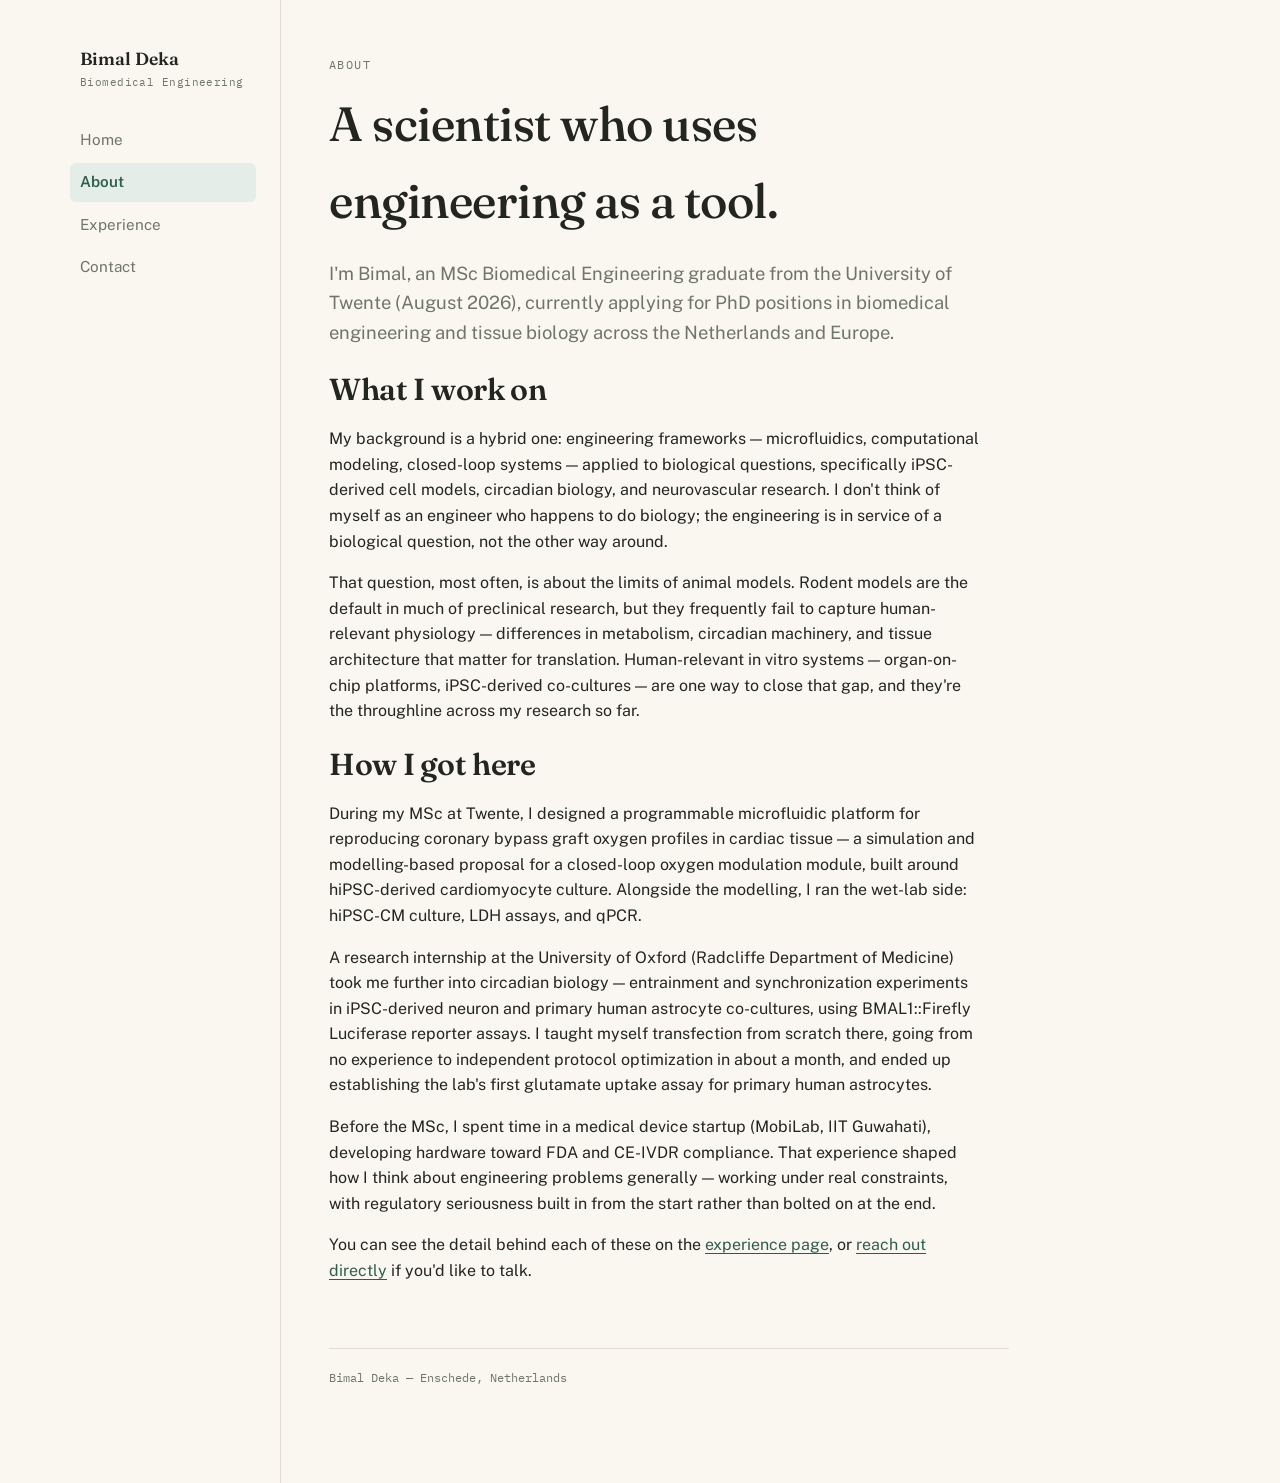
<file: about.html>
<!doctype html>
<html lang="en">
<head>
<meta charset="UTF-8">
<meta name="viewport" content="width=device-width, initial-scale=1, viewport-fit=cover">
<meta name="claude:viewport-fit-sides" content="cover">
<title>About — Bimal Deka</title>
<link rel="stylesheet" href="https://fonts.googleapis.com/css2?family=Fraunces:opsz,wght@9..144,500;9..144,600&family=Public+Sans:wght@400;500;600&family=IBM+Plex+Mono:wght@400;500&display=swap">
<link rel="stylesheet" href="style.css">
</head>
<body>

<div class="shell">
  <nav class="sidebar">
    <a class="brand" href="index.html">Bimal Deka<span>Biomedical Engineering</span></a>
    <div class="navlinks">
      <a href="index.html">Home</a>
      <a href="about.html" aria-current="page">About</a>
      <a href="experience.html">Experience</a>
      <a href="contact.html">Contact</a>
    </div>
  </nav>

  <main>
    <div class="content">
      <p class="eyebrow">About</p>
      <h1>A scientist who uses engineering as a tool.</h1>

      <p class="lede">I'm Bimal, an MSc Biomedical Engineering graduate from the University of Twente (August 2026), currently applying for PhD positions in biomedical engineering and tissue biology across the Netherlands and Europe.</p>

      <h2>What I work on</h2>
      <p>My background is a hybrid one: engineering frameworks — microfluidics, computational modeling, closed-loop systems — applied to biological questions, specifically iPSC-derived cell models, circadian biology, and neurovascular research. I don't think of myself as an engineer who happens to do biology; the engineering is in service of a biological question, not the other way around.</p>

      <p>That question, most often, is about the limits of animal models. Rodent models are the default in much of preclinical research, but they frequently fail to capture human-relevant physiology — differences in metabolism, circadian machinery, and tissue architecture that matter for translation. Human-relevant in vitro systems — organ-on-chip platforms, iPSC-derived co-cultures — are one way to close that gap, and they're the throughline across my research so far.</p>

      <h2>How I got here</h2>
      <p>During my MSc at Twente, I designed a programmable microfluidic platform for reproducing coronary bypass graft oxygen profiles in cardiac tissue — a simulation and modelling-based proposal for a closed-loop oxygen modulation module, built around hiPSC-derived cardiomyocyte culture. Alongside the modelling, I ran the wet-lab side: hiPSC-CM culture, LDH assays, and qPCR.</p>

      <p>A research internship at the University of Oxford (Radcliffe Department of Medicine) took me further into circadian biology — entrainment and synchronization experiments in iPSC-derived neuron and primary human astrocyte co-cultures, using BMAL1::Firefly Luciferase reporter assays. I taught myself transfection from scratch there, going from no experience to independent protocol optimization in about a month, and ended up establishing the lab's first glutamate uptake assay for primary human astrocytes.</p>

      <p>Before the MSc, I spent time in a medical device startup (MobiLab, IIT Guwahati), developing hardware toward FDA and CE-IVDR compliance. That experience shaped how I think about engineering problems generally — working under real constraints, with regulatory seriousness built in from the start rather than bolted on at the end.</p>

      <p>You can see the detail behind each of these on the <a href="experience.html">experience page</a>, or <a href="contact.html">reach out directly</a> if you'd like to talk.</p>

      <footer class="page-footer">Bimal Deka — Enschede, Netherlands</footer>
    </div>
  </main>
</div>

</body>
</html>
</file>
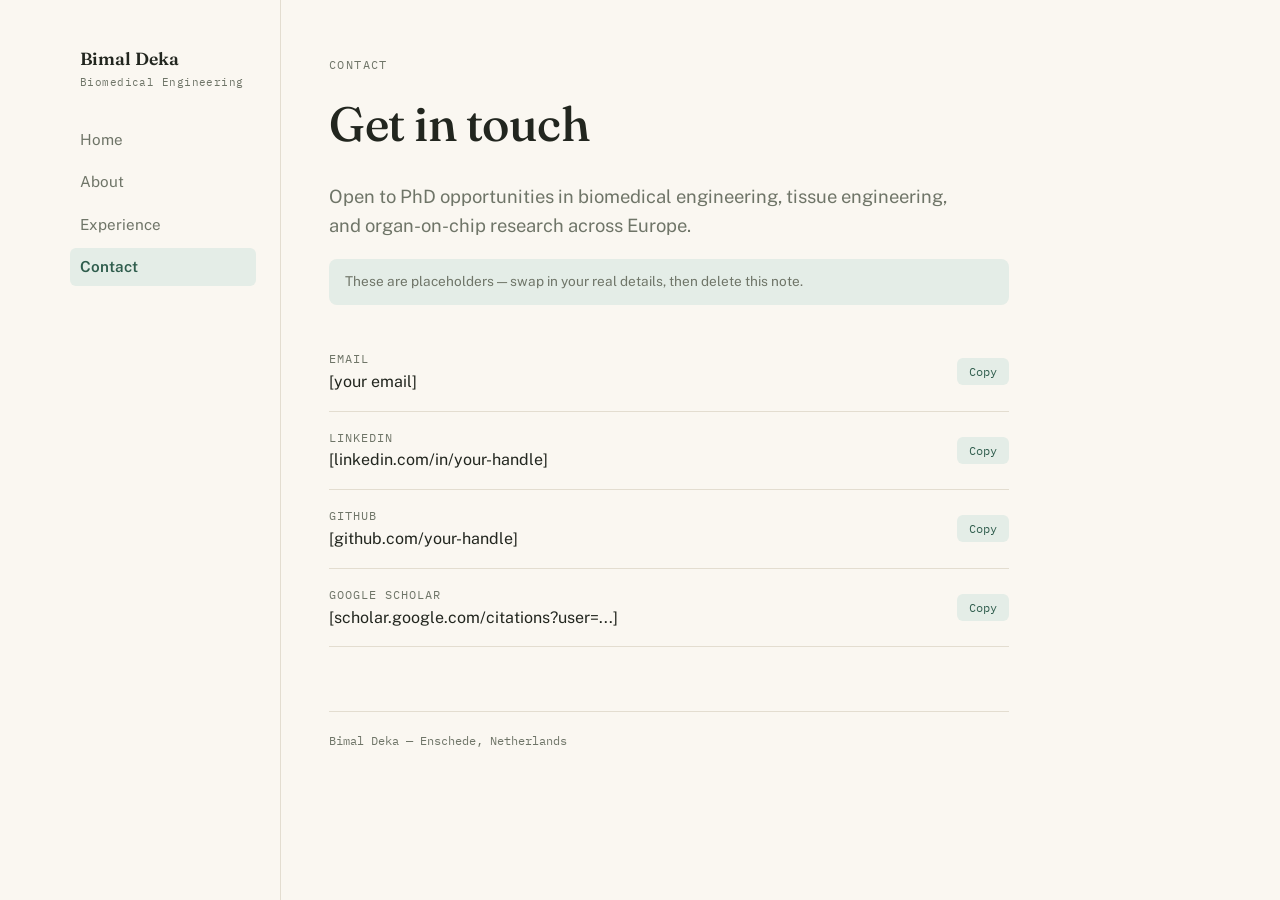
<file: contact.html>
<!doctype html>
<html lang="en">
<head>
<meta charset="UTF-8">
<meta name="viewport" content="width=device-width, initial-scale=1, viewport-fit=cover">
<meta name="claude:viewport-fit-sides" content="cover">
<title>Contact — Bimal Deka</title>
<link rel="stylesheet" href="https://fonts.googleapis.com/css2?family=Fraunces:opsz,wght@9..144,500;9..144,600&family=Public+Sans:wght@400;500;600&family=IBM+Plex+Mono:wght@400;500&display=swap">
<link rel="stylesheet" href="style.css">
</head>
<body>

<div class="shell">
  <nav class="sidebar">
    <a class="brand" href="index.html">Bimal Deka<span>Biomedical Engineering</span></a>
    <div class="navlinks">
      <a href="index.html">Home</a>
      <a href="about.html">About</a>
      <a href="experience.html">Experience</a>
      <a href="contact.html" aria-current="page">Contact</a>
    </div>
  </nav>

  <main>
    <div class="content">
      <p class="eyebrow">Contact</p>
      <h1>Get in touch</h1>
      <p class="lede">Open to PhD opportunities in biomedical engineering, tissue engineering, and organ-on-chip research across Europe.</p>

      <div class="placeholder-note">These are placeholders — swap in your real details, then delete this note.</div>

      <div class="contact-row">
        <div>
          <div class="label">Email</div>
          <div class="value" id="val-email">[your email]</div>
        </div>
        <button class="copy-btn" data-copy="val-email">Copy</button>
      </div>
      <div class="contact-row">
        <div>
          <div class="label">LinkedIn</div>
          <div class="value" id="val-linkedin">[linkedin.com/in/your-handle]</div>
        </div>
        <button class="copy-btn" data-copy="val-linkedin">Copy</button>
      </div>
      <div class="contact-row">
        <div>
          <div class="label">GitHub</div>
          <div class="value" id="val-github">[github.com/your-handle]</div>
        </div>
        <button class="copy-btn" data-copy="val-github">Copy</button>
      </div>
      <div class="contact-row">
        <div>
          <div class="label">Google Scholar</div>
          <div class="value" id="val-scholar">[scholar.google.com/citations?user=...]</div>
        </div>
        <button class="copy-btn" data-copy="val-scholar">Copy</button>
      </div>

      <footer class="page-footer">Bimal Deka — Enschede, Netherlands</footer>
    </div>
  </main>
</div>

<script>
document.querySelectorAll('.copy-btn').forEach(function (btn) {
  btn.addEventListener('click', function () {
    var targetId = btn.getAttribute('data-copy');
    var text = document.getElementById(targetId).textContent;
    var done = function () {
      var original = btn.textContent;
      btn.textContent = 'Copied';
      setTimeout(function () { btn.textContent = original; }, 1200);
    };
    if (navigator.clipboard && navigator.clipboard.writeText) {
      navigator.clipboard.writeText(text).then(done).catch(function () {
        var range = document.createRange();
        range.selectNode(document.getElementById(targetId));
        window.getSelection().removeAllRanges();
        window.getSelection().addRange(range);
      });
    }
  });
});
</script>

</body>
</html>
</file>
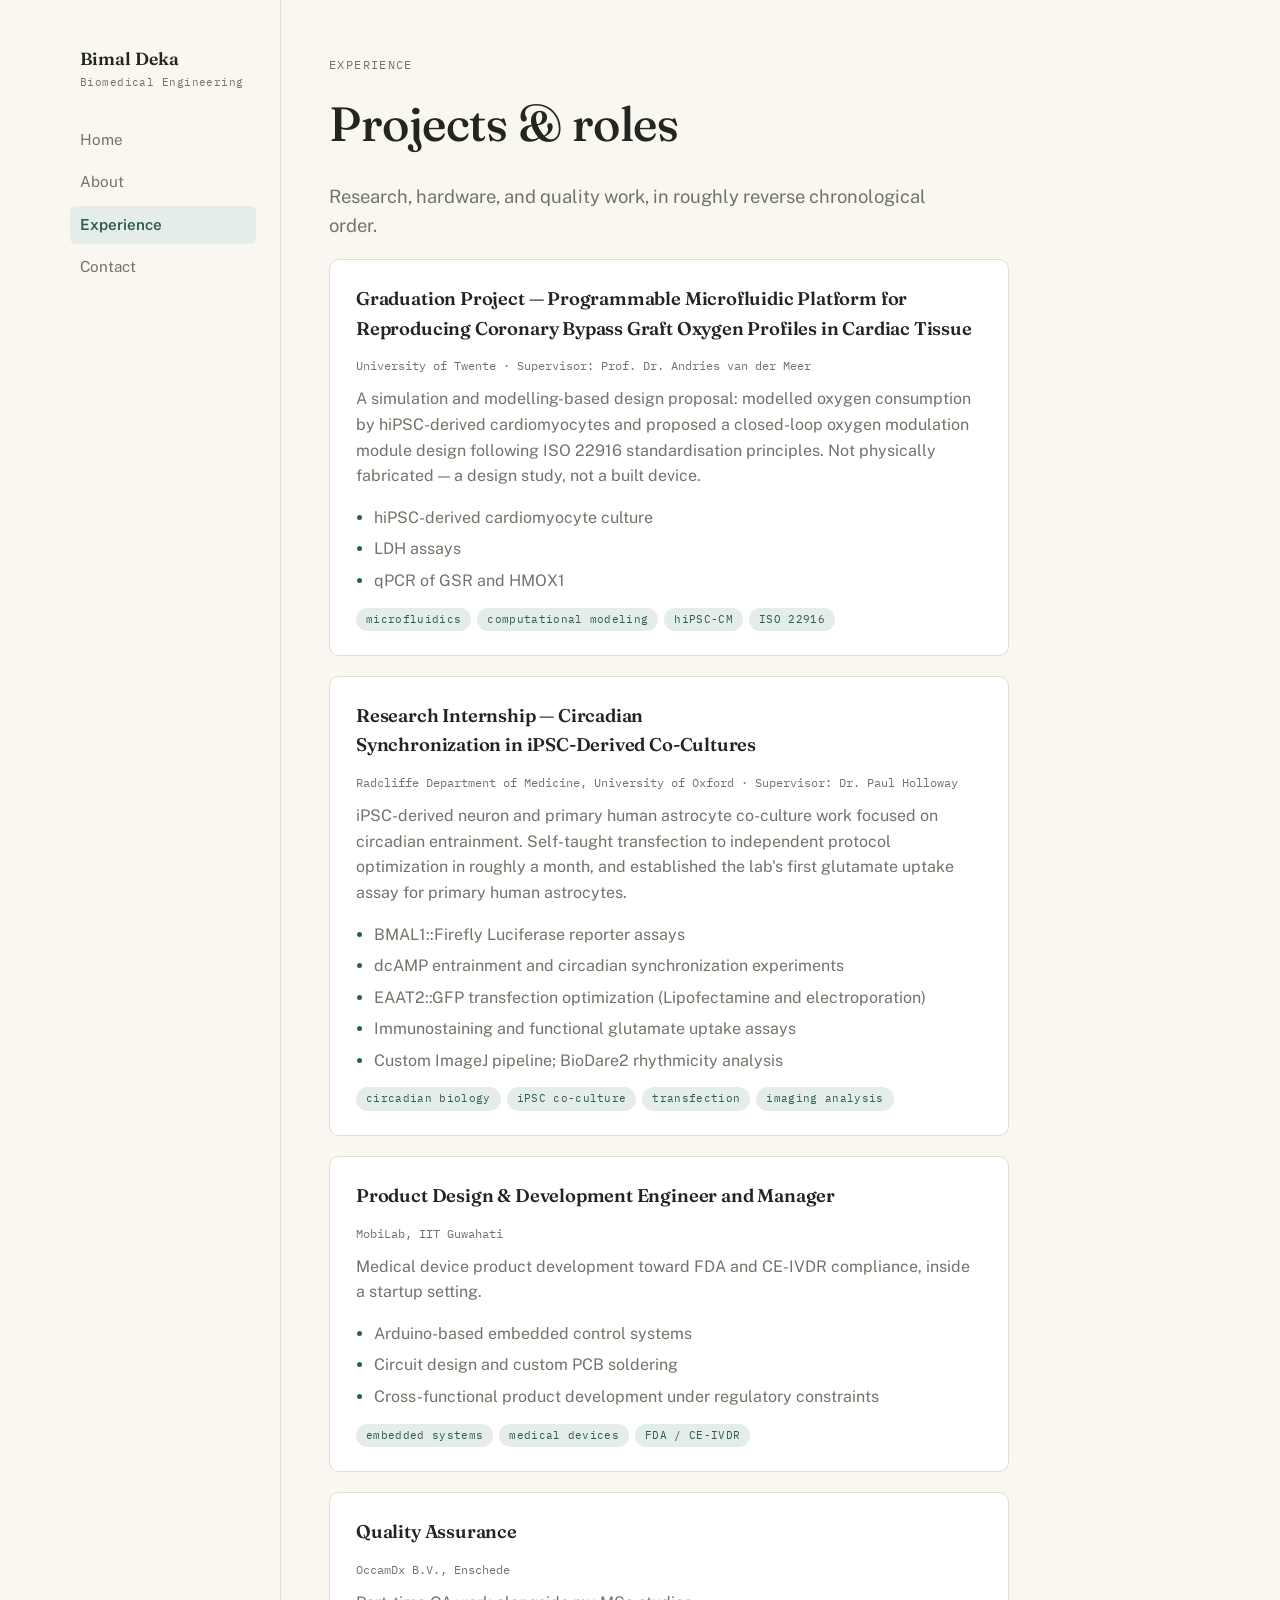
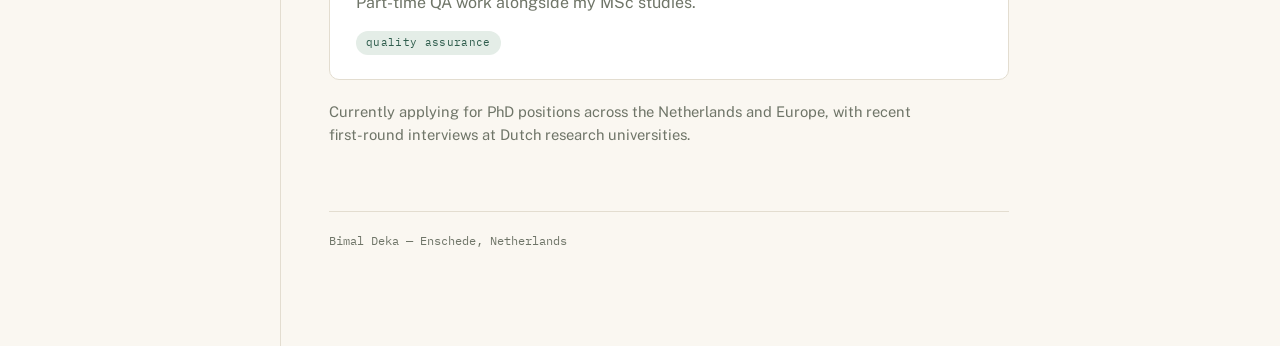
<file: experience.html>
<!doctype html>
<html lang="en">
<head>
<meta charset="UTF-8">
<meta name="viewport" content="width=device-width, initial-scale=1, viewport-fit=cover">
<meta name="claude:viewport-fit-sides" content="cover">
<title>Experience — Bimal Deka</title>
<link rel="stylesheet" href="https://fonts.googleapis.com/css2?family=Fraunces:opsz,wght@9..144,500;9..144,600&family=Public+Sans:wght@400;500;600&family=IBM+Plex+Mono:wght@400;500&display=swap">
<link rel="stylesheet" href="style.css">
</head>
<body>

<div class="shell">
  <nav class="sidebar">
    <a class="brand" href="index.html">Bimal Deka<span>Biomedical Engineering</span></a>
    <div class="navlinks">
      <a href="index.html">Home</a>
      <a href="about.html">About</a>
      <a href="experience.html" aria-current="page">Experience</a>
      <a href="contact.html">Contact</a>
    </div>
  </nav>

  <main>
    <div class="content">
      <p class="eyebrow">Experience</p>
      <h1>Projects &amp; roles</h1>
      <p class="lede">Research, hardware, and quality work, in roughly reverse chronological order.</p>

      <div class="card">
        <div class="meta">
          <h3>Graduation Project — Programmable Microfluidic Platform for Reproducing Coronary Bypass Graft Oxygen Profiles in Cardiac Tissue</h3>
        </div>
        <div class="meta"><span class="org">University of Twente · Supervisor: Prof. Dr. Andries van der Meer</span></div>
        <p style="margin-top: 10px; color: var(--muted);">A simulation and modelling-based design proposal: modelled oxygen consumption by hiPSC-derived cardiomyocytes and proposed a closed-loop oxygen modulation module design following ISO 22916 standardisation principles. Not physically fabricated — a design study, not a built device.</p>
        <ul>
          <li>hiPSC-derived cardiomyocyte culture</li>
          <li>LDH assays</li>
          <li>qPCR of GSR and HMOX1</li>
        </ul>
        <div class="tag-row">
          <span class="tag">microfluidics</span>
          <span class="tag">computational modeling</span>
          <span class="tag">hiPSC-CM</span>
          <span class="tag">ISO 22916</span>
        </div>
      </div>

      <div class="card">
        <div class="meta">
          <h3>Research Internship — Circadian Synchronization in iPSC-Derived Co-Cultures</h3>
        </div>
        <div class="meta"><span class="org">Radcliffe Department of Medicine, University of Oxford · Supervisor: Dr. Paul Holloway</span></div>
        <p style="margin-top: 10px; color: var(--muted);">iPSC-derived neuron and primary human astrocyte co-culture work focused on circadian entrainment. Self-taught transfection to independent protocol optimization in roughly a month, and established the lab's first glutamate uptake assay for primary human astrocytes.</p>
        <ul>
          <li>BMAL1::Firefly Luciferase reporter assays</li>
          <li>dcAMP entrainment and circadian synchronization experiments</li>
          <li>EAAT2::GFP transfection optimization (Lipofectamine and electroporation)</li>
          <li>Immunostaining and functional glutamate uptake assays</li>
          <li>Custom ImageJ pipeline; BioDare2 rhythmicity analysis</li>
        </ul>
        <div class="tag-row">
          <span class="tag">circadian biology</span>
          <span class="tag">iPSC co-culture</span>
          <span class="tag">transfection</span>
          <span class="tag">imaging analysis</span>
        </div>
      </div>

      <div class="card">
        <div class="meta">
          <h3>Product Design &amp; Development Engineer and Manager</h3>
        </div>
        <div class="meta"><span class="org">MobiLab, IIT Guwahati</span></div>
        <p style="margin-top: 10px; color: var(--muted);">Medical device product development toward FDA and CE-IVDR compliance, inside a startup setting.</p>
        <ul>
          <li>Arduino-based embedded control systems</li>
          <li>Circuit design and custom PCB soldering</li>
          <li>Cross-functional product development under regulatory constraints</li>
        </ul>
        <div class="tag-row">
          <span class="tag">embedded systems</span>
          <span class="tag">medical devices</span>
          <span class="tag">FDA / CE-IVDR</span>
        </div>
      </div>

      <div class="card">
        <div class="meta">
          <h3>Quality Assurance</h3>
        </div>
        <div class="meta"><span class="org">OccamDx B.V., Enschede</span></div>
        <p style="margin-top: 10px; color: var(--muted);">Part-time QA work alongside my MSc studies.</p>
        <div class="tag-row">
          <span class="tag">quality assurance</span>
        </div>
      </div>

      <p style="margin-top: 8px; color: var(--muted); font-size: 0.92rem;">Currently applying for PhD positions across the Netherlands and Europe, with recent first-round interviews at Dutch research universities.</p>

      <footer class="page-footer">Bimal Deka — Enschede, Netherlands</footer>
    </div>
  </main>
</div>

</body>
</html>
</file>
<file: style.css>
/* ============================================================
   Design tokens
   Layout: fixed-width left sidebar nav (desktop) collapsing to a
   top bar (phone); single content column, max 680px, generous
   vertical rhythm — a reading-room feel suited to research writing.
   ============================================================ */
:root {
  --bg: #faf7f1;
  --surface: #ffffff;
  --fg: #22261f;
  --muted: #6f7568;
  --accent: #2f5d4d;
  --accent-soft: #e4ede7;
  --border: #e3ddd0;
  color-scheme: light;

  --font-display: "Fraunces", "Iowan Old Style", "Palatino Linotype", serif;
  --font-body: "Public Sans", -apple-system, BlinkMacSystemFont, "Segoe UI", sans-serif;
  --font-mono: "IBM Plex Mono", ui-monospace, "SFMono-Regular", monospace;
}

@media (prefers-color-scheme: dark) {
  :root:not([data-theme="light"]) {
    --bg: #1c201d;
    --surface: #242a24;
    --fg: #ece7dc;
    --muted: #9aa092;
    --accent: #8fd9b9;
    --accent-soft: #2a3a31;
    --border: #343b34;
    color-scheme: dark;
  }
}

:root[data-theme="dark"] {
  --bg: #1c201d;
  --surface: #242a24;
  --fg: #ece7dc;
  --muted: #9aa092;
  --accent: #8fd9b9;
  --accent-soft: #2a3a31;
  --border: #343b34;
  color-scheme: dark;
}

* { box-sizing: border-box; }

body {
  background: var(--bg);
  color: var(--fg);
  font-family: var(--font-body);
  font-size: 16px;
  line-height: 1.6;
  margin: 0;
  padding-left: max(16px, env(safe-area-inset-left, 0px));
  padding-right: max(16px, env(safe-area-inset-right, 0px));
}

h1, h2, h3 {
  font-family: var(--font-display);
  font-weight: 600;
  text-wrap: balance;
  margin: 0 0 0.4em;
  letter-spacing: -0.01em;
}

h1 { font-size: clamp(2rem, 1.5rem + 2vw, 3rem); font-weight: 500; }
h2 { font-size: clamp(1.4rem, 1.2rem + 1vw, 1.9rem); }
h3 { font-size: 1.15rem; }

p { margin: 0 0 1em; max-width: 65ch; color: var(--fg); }
p.lede { font-size: 1.15rem; color: var(--muted); max-width: 58ch; }

a { color: var(--accent); text-decoration-thickness: 1px; text-underline-offset: 3px; }
a:focus-visible, button:focus-visible { outline: 2px solid var(--accent); outline-offset: 2px; }

.eyebrow {
  font-family: var(--font-mono);
  font-size: 0.72rem;
  letter-spacing: 0.12em;
  text-transform: uppercase;
  color: var(--muted);
}

/* -------- shell: sidebar + content -------- */
.shell {
  display: flex;
  min-height: 100vh;
  max-width: 1120px;
  margin: 0 auto;
  gap: 0;
}

nav.sidebar {
  flex: 0 0 200px;
  padding: 48px 24px 48px 0;
  display: flex;
  flex-direction: column;
  gap: 32px;
  position: sticky;
  top: 0;
  align-self: flex-start;
  height: 100vh;
}

.brand {
  font-family: var(--font-display);
  font-size: 1.1rem;
  font-weight: 600;
  color: var(--fg);
  text-decoration: none;
  line-height: 1.3;
}
.brand span { display: block; font-family: var(--font-mono); font-size: 0.68rem; color: var(--muted); font-weight: 400; margin-top: 4px; letter-spacing: 0.04em; }

.navlinks { display: flex; flex-direction: column; gap: 4px; }
.navlinks a {
  color: var(--muted);
  text-decoration: none;
  font-size: 0.95rem;
  padding: 7px 10px;
  border-radius: 6px;
  margin-left: -10px;
}
.navlinks a:hover { background: var(--accent-soft); color: var(--fg); }
.navlinks a[aria-current="page"] { color: var(--accent); font-weight: 600; background: var(--accent-soft); }

main {
  flex: 1 1 auto;
  padding: 56px 0 96px;
  border-left: 1px solid var(--border);
  padding-left: 48px;
  min-width: 0;
}

.content { max-width: 680px; }

/* -------- cards: used for experience entries -------- */
.card {
  background: var(--surface);
  border: 1px solid var(--border);
  border-radius: 10px;
  padding: 24px 26px;
  margin-bottom: 20px;
}
.card .meta { display: flex; justify-content: space-between; align-items: baseline; gap: 16px; flex-wrap: wrap; margin-bottom: 6px; }
.card .meta .org { font-family: var(--font-mono); font-size: 0.78rem; color: var(--muted); }
.card ul { margin: 10px 0 0; padding-left: 1.1em; }
.card li { margin-bottom: 6px; color: var(--muted); }
.card li::marker { color: var(--accent); }

.tag-row { display: flex; flex-wrap: wrap; gap: 6px; margin-top: 14px; }
.tag {
  font-family: var(--font-mono);
  font-size: 0.68rem;
  letter-spacing: 0.03em;
  color: var(--accent);
  background: var(--accent-soft);
  border-radius: 999px;
  padding: 3px 10px;
}

/* -------- contact rows -------- */
.contact-row {
  display: flex;
  align-items: center;
  justify-content: space-between;
  gap: 16px;
  padding: 16px 0;
  border-bottom: 1px solid var(--border);
}
.contact-row:last-child { border-bottom: none; }
.contact-row .label { font-family: var(--font-mono); font-size: 0.78rem; color: var(--muted); text-transform: uppercase; letter-spacing: 0.08em; }
.contact-row .value { font-size: 1rem; }
.copy-btn {
  font-family: var(--font-mono);
  font-size: 0.72rem;
  background: var(--accent-soft);
  color: var(--accent);
  border: none;
  border-radius: 6px;
  padding: 6px 12px;
  cursor: pointer;
}
.copy-btn:hover { filter: brightness(0.95); }

.placeholder-note {
  font-size: 0.85rem;
  color: var(--muted);
  background: var(--accent-soft);
  border-radius: 8px;
  padding: 12px 16px;
  margin-bottom: 28px;
}

/* -------- footer -------- */
footer.page-footer {
  margin-top: 64px;
  padding-top: 20px;
  border-top: 1px solid var(--border);
  font-family: var(--font-mono);
  font-size: 0.72rem;
  color: var(--muted);
}

/* -------- pillar grid (home) -------- */
.pillars { display: grid; grid-template-columns: repeat(3, 1fr); gap: 16px; margin: 32px 0 8px; }
.pillar { border: 1px solid var(--border); border-radius: 10px; padding: 18px 18px 20px; background: var(--surface); }
.pillar .num { font-family: var(--font-mono); font-size: 0.72rem; color: var(--accent); }
.pillar h3 { margin-top: 10px; font-size: 1rem; }
.pillar p { font-size: 0.9rem; margin: 0; color: var(--muted); }

/* -------- responsive -------- */
@media (max-width: 760px) {
  .shell { flex-direction: column; }
  nav.sidebar {
    position: static;
    height: auto;
    flex-direction: row;
    align-items: center;
    justify-content: space-between;
    padding: 20px 0;
    gap: 16px;
    border-bottom: 1px solid var(--border);
  }
  .navlinks { flex-direction: row; gap: 2px; }
  main { border-left: none; padding-left: 0; padding-top: 32px; }
  .pillars { grid-template-columns: 1fr; }
  .contact-row { flex-direction: column; align-items: flex-start; gap: 8px; }
}
</file>
